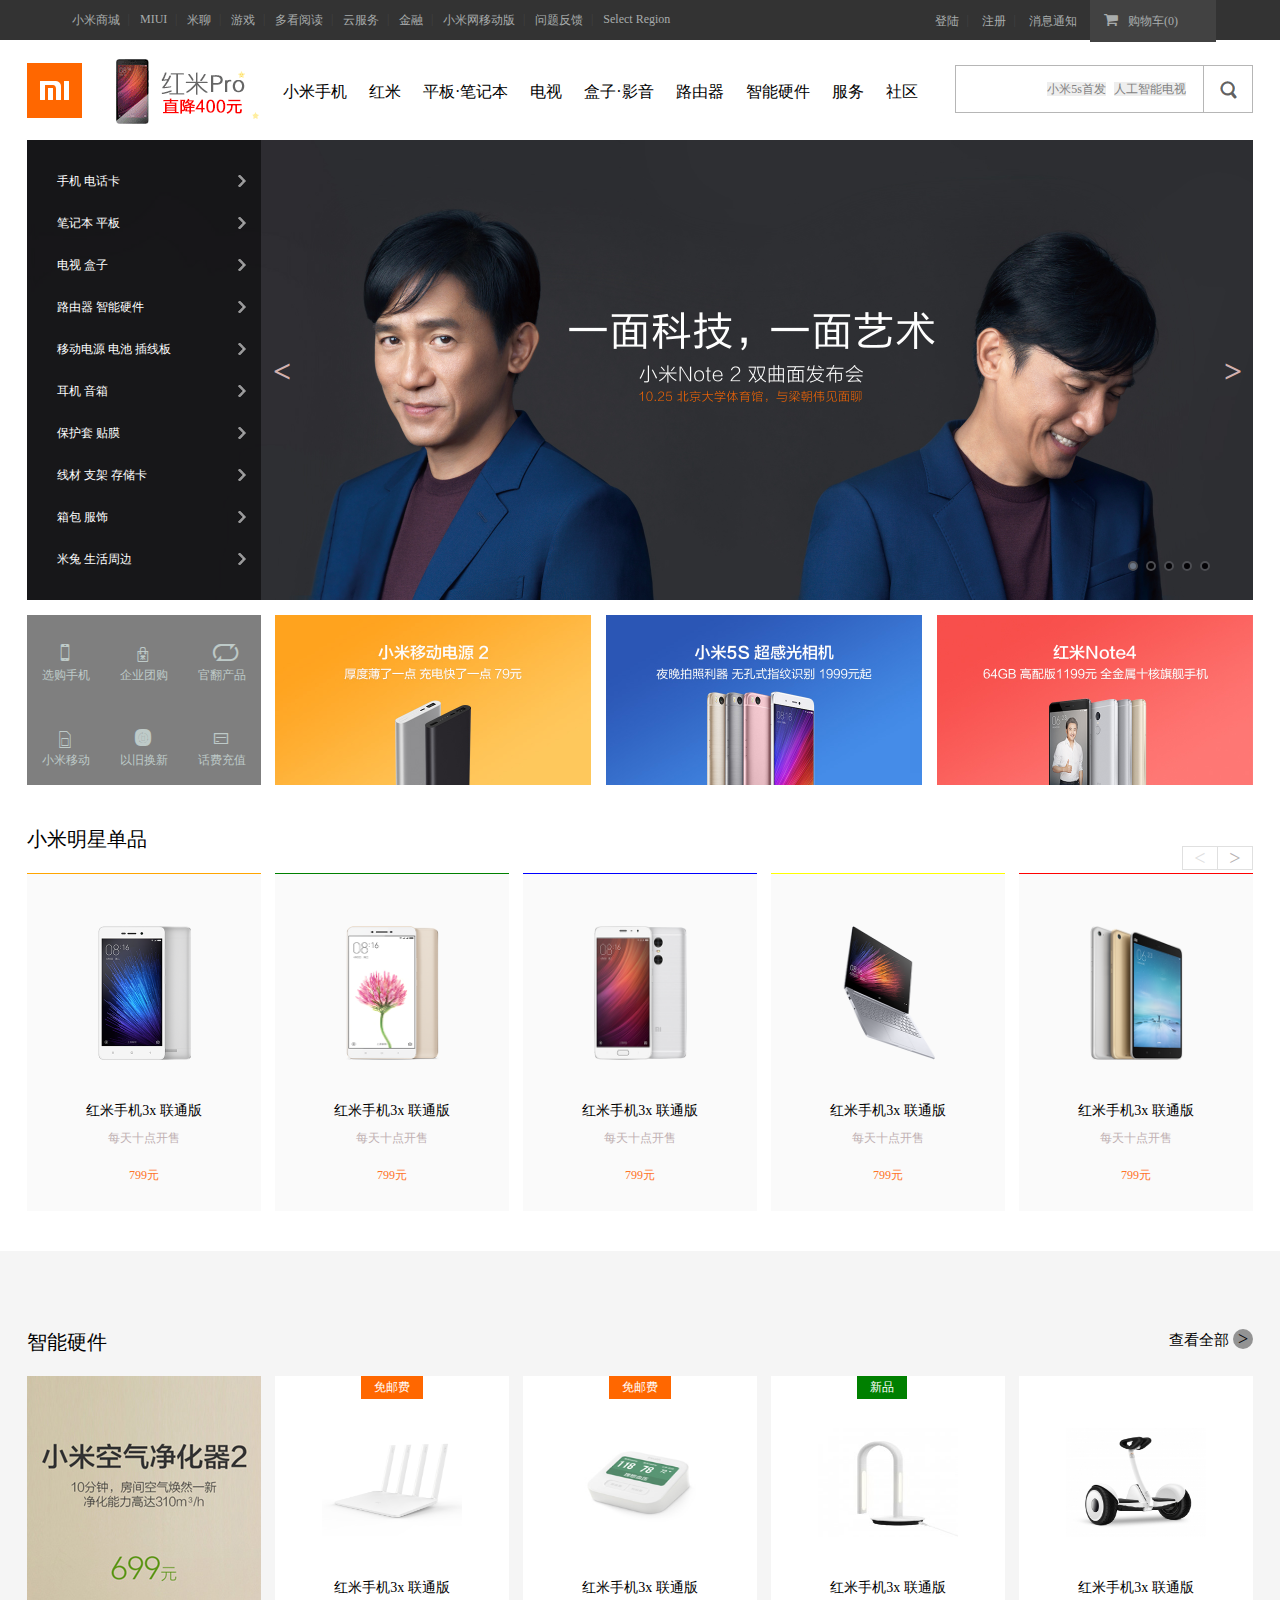
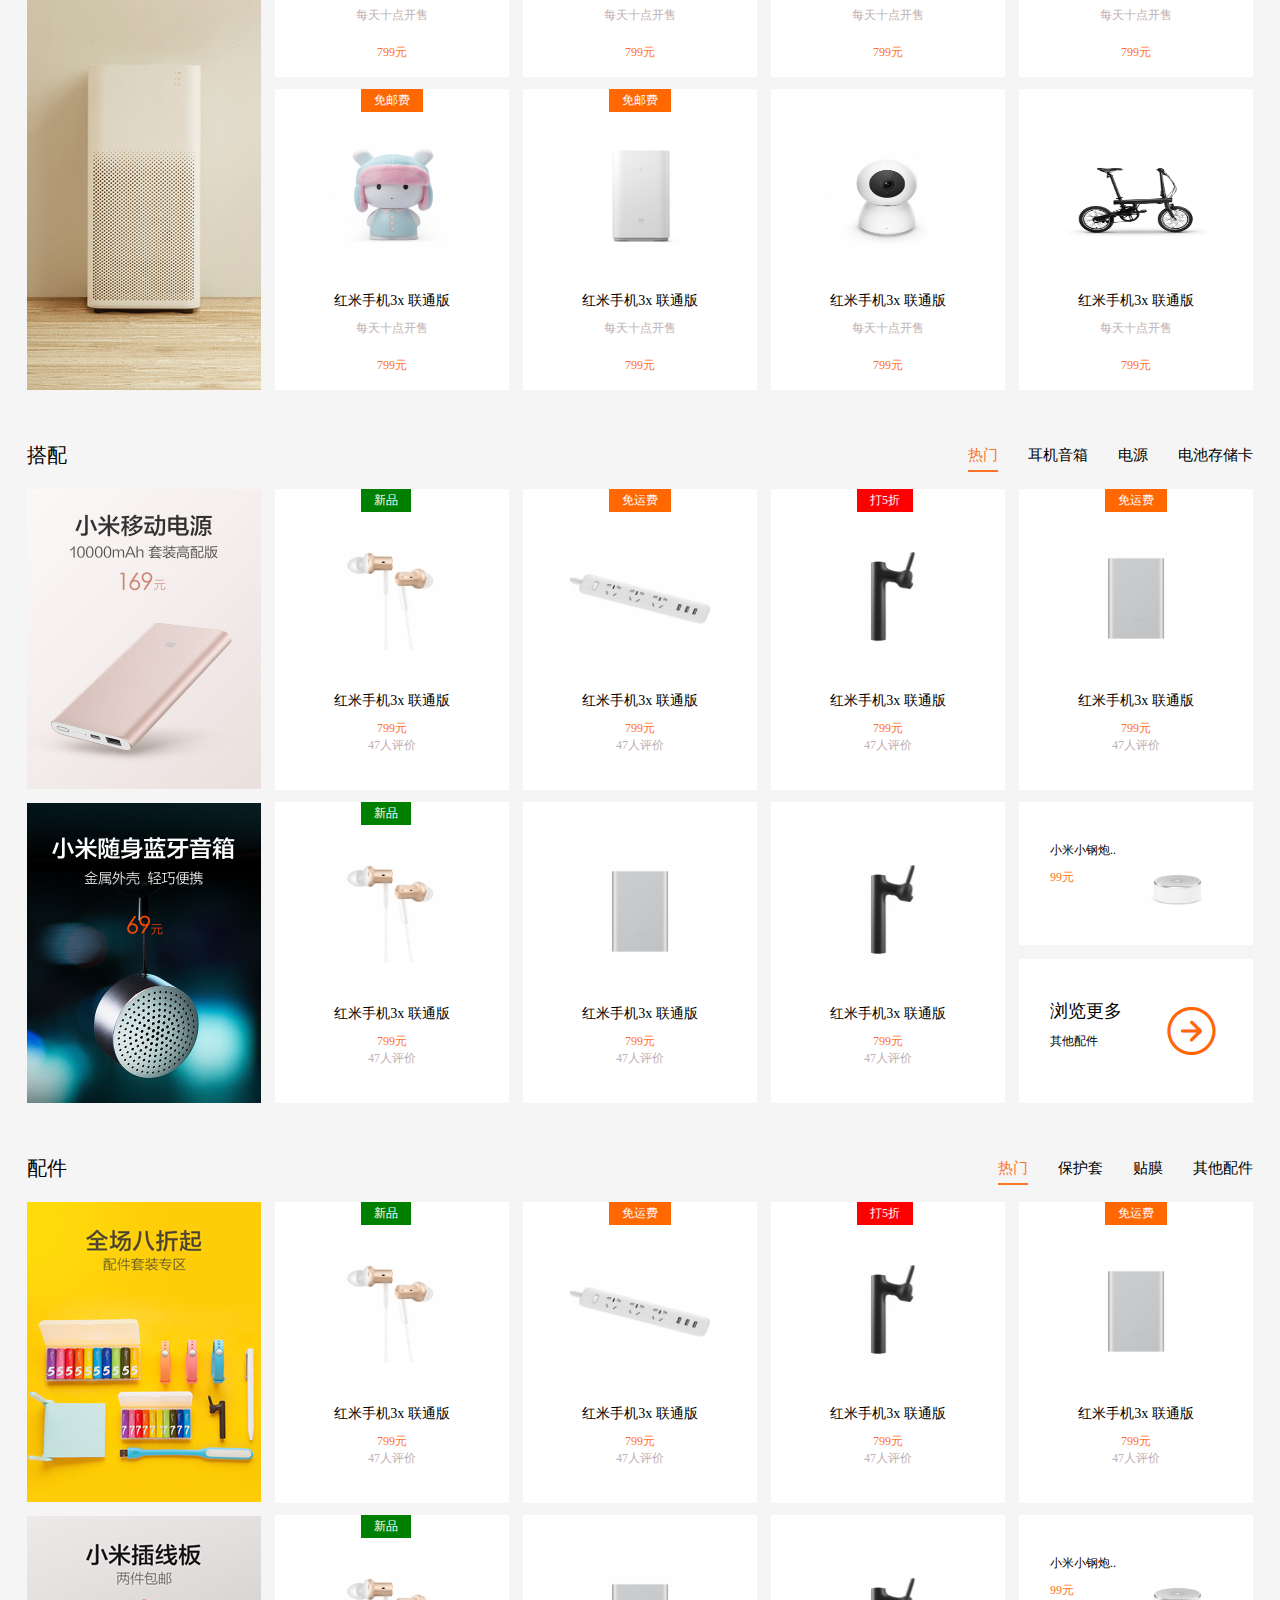
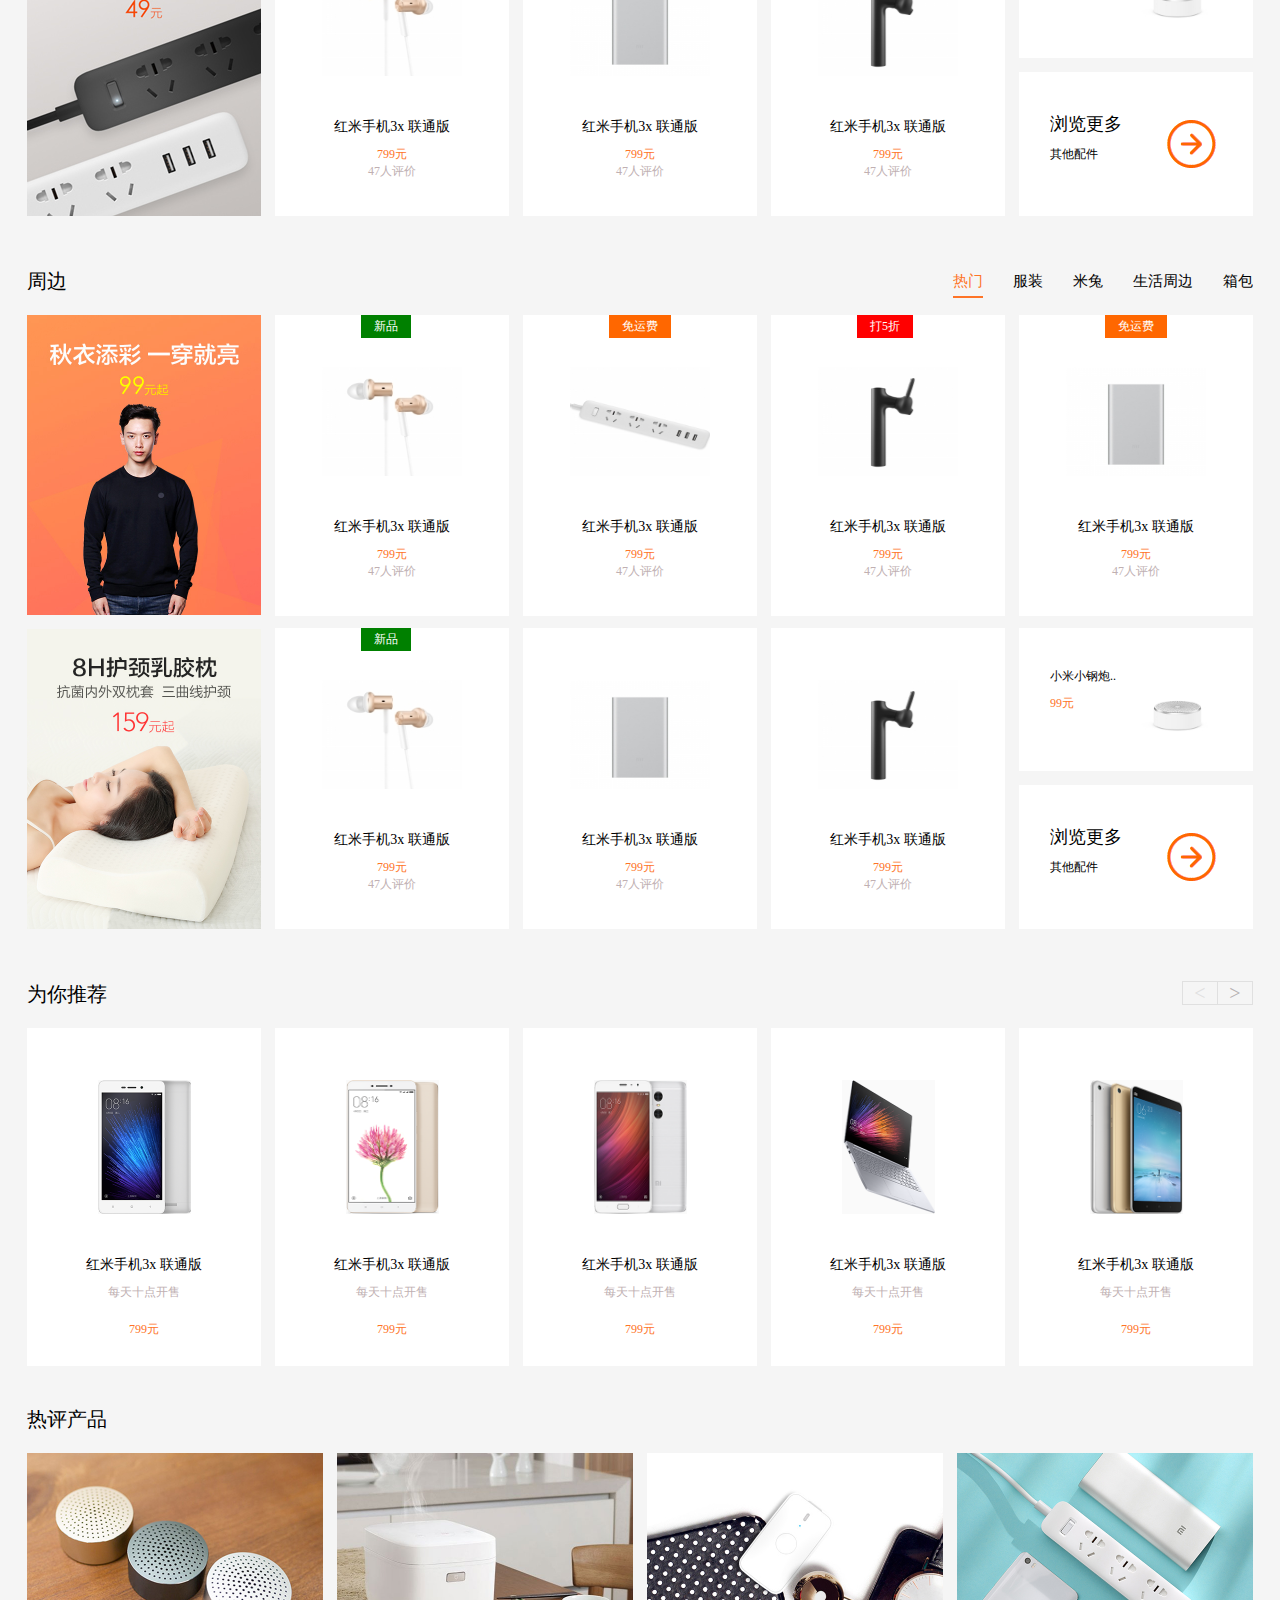
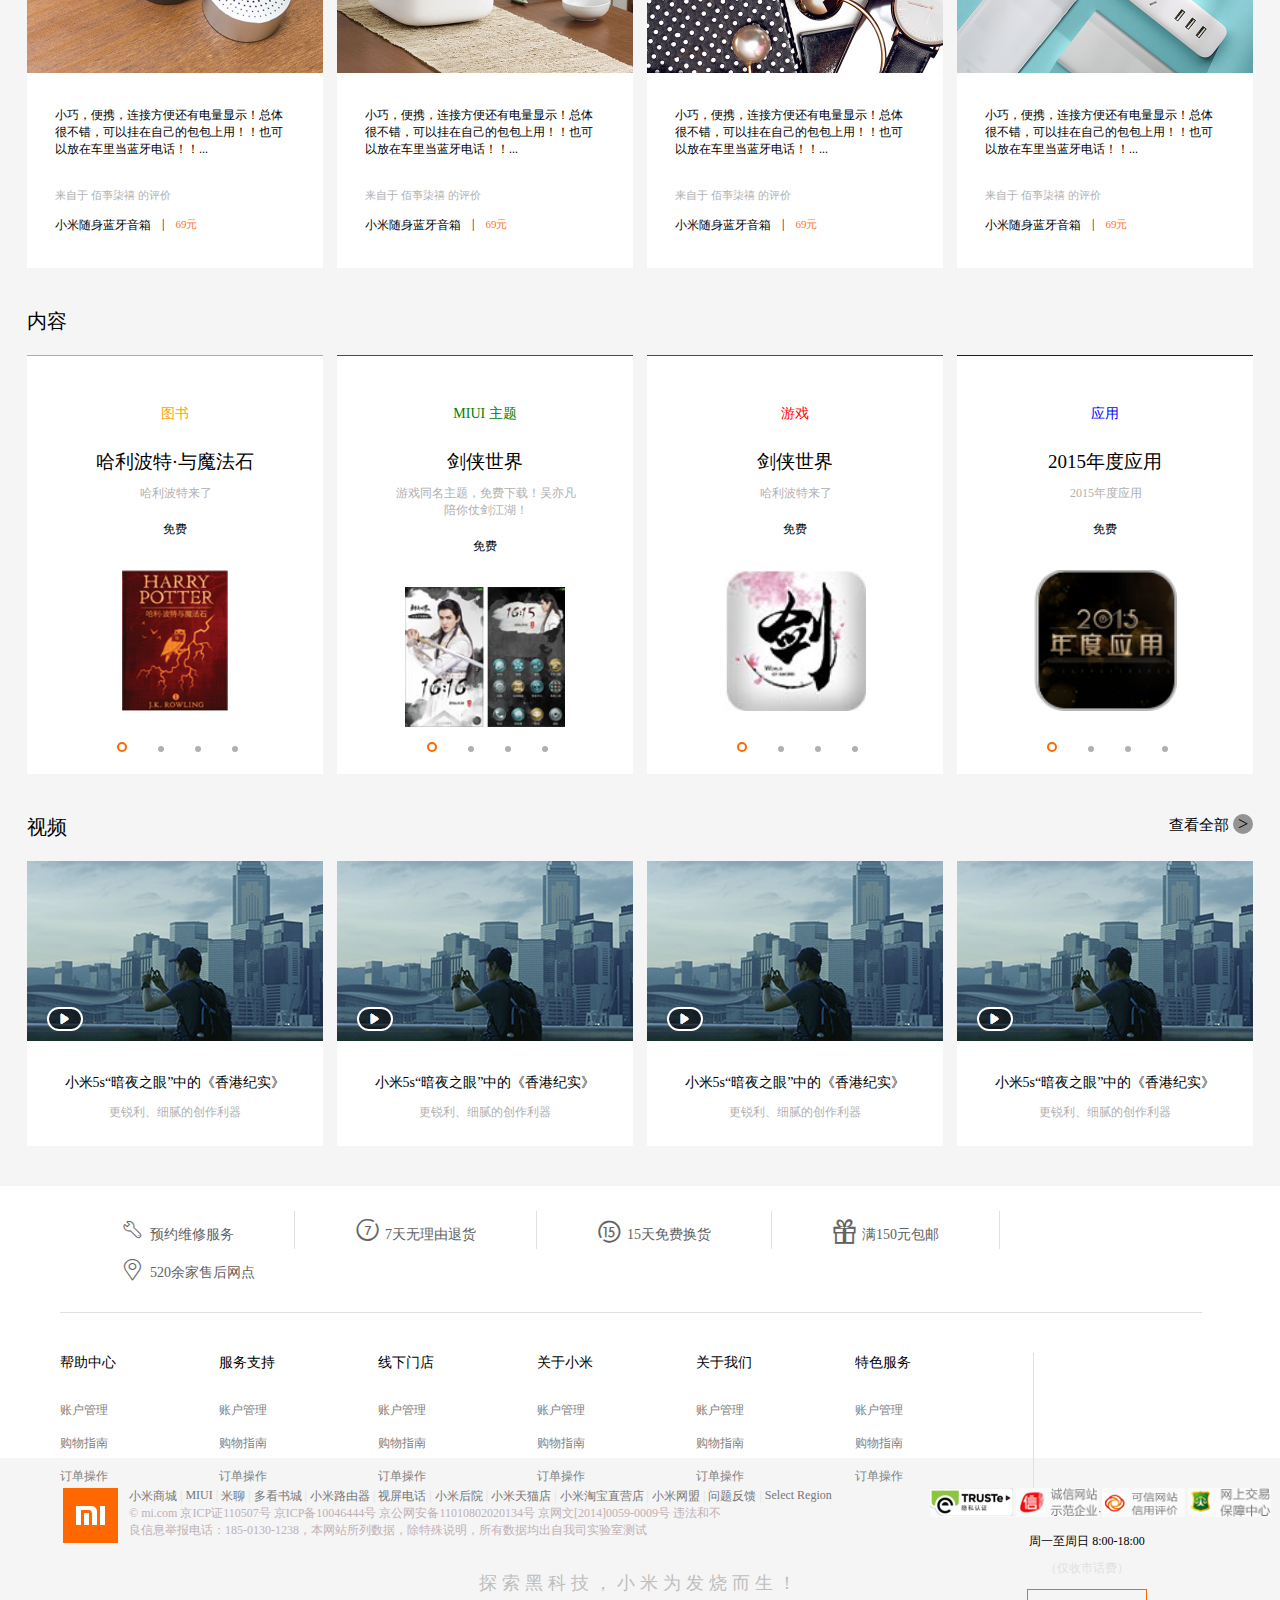
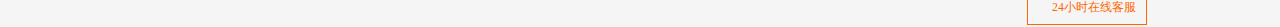
<file: index.html>
<!DOCTYPE html>
<html lang="en">
<head>
	<meta charset="UTF-8">
	<title>小米商城</title>
	<link rel="shortcut icon" href="./images/mlogo.ico">
	<link rel="stylesheet" href="./css/style.css">
	<link rel="stylesheet" href="./font-awesome/css/font-awesome.min.css">
	<link rel="stylesheet" href="./font-awesome/css/font-awesome-ie7.min.css">
	<link rel="stylesheet" href="fonts/iconfont.css">
</head>
<body>
	<div id = 'header'>
		<ul>
			<li><a href="#">小米商城</a><em>|</em></li>
			<li><a href="#">MIUI</a><em>|</em></li>
			<li><a href="#">米聊</a><em>|</em></li>
			<li><a href="#">游戏</a><em>|</em></li>
			<li><a href="#">多看阅读</a><em>|</em></li>
			<li><a href="#">云服务</a><em>|</em></li>
			<li><a href="#">金融</a><em>|</em></li>
			<li><a href="#">小米网移动版</a><em>|</em></li>
			<li><a href="#">问题反馈</a><em>|</em></li>
			<li><a href="#">Select Region</a></li>
		</ul>
		<p class = 'clear'>
			<span><a href="#">登陆</a><em>|</em></span>
			<span><a href="#">注册</a><em>|</em></span>
			<span><a href="#">消息通知</a></span>
			<span>
				<a href="#"><i class = 'fa fa-shopping-cart'></i>购物车(0)</a>
				<em></em>
			</span>
		</p>
	</div>

	<div id = 'seacher' class = 'wrap'>
		<img src="./images/pro.gif" alt="">
		<div class = 'cp_list'>
			<ul>
				<li><a href="javascript:;">小米手机</a></li>
				<li><a href="javascript:;">红米</a></li>
				<li><a href="javascript:;">平板·笔记本</a></li>
				<li><a href="javascript:;">电视</a></li>
				<li><a href="javascript:;">盒子·影音</a></li>
				<li><a href="javascript:;">路由器</a></li>
				<li><a href="javascript:;">智能硬件</a></li>
				<li><a href="javascript:;">服务</a></li>
				<li><a href="javascript:;">社区</a></li>
			</ul>
		</div>
		<div class = 'cp_tabs'>
		</div>
		<div class = 'seacher_inner'><span>小米5s首发</span>
		<span>人工智能电视</span></div>
		<p><input type="text"><input type="submit" value='&nbsp;'></p>
		<div class = 's_list'>
			<ul>
				<li><a href="#">小米手机5 <span>约有11件</span></a></li>
				<li><a href="#">空气净化器2<span>约有11件</span></a></li>
				<li><a href="#">活塞耳机<span>约有11件</span></a></li>
				<li><a href="#">小米路由器<span>约有11件</span></a></li>
				<li><a href="#">移动电源<span>约有11件</span></a></li>
				<li><a href="#">运动相机<span>约有11件</span></a></li>
			</ul>
		</div>
	</div>

	<div id = 'cursol' class = 'wrap'>
		<div class = 'options'>
			<ul>
				<li><a href="javascript:;">手机 电话卡</a></li>
				<li><a href="javascript:;">笔记本 平板</a></li>
				<li><a href="javascript:;">电视 盒子</a></li>
				<li><a href="javascript:;">路由器 智能硬件</a></li>
				<li><a href="javascript:;">移动电源 电池 插线板</a></li>
				<li><a href="javascript:;">耳机 音箱</a></li>
				<li><a href="javascript:;">保护套 贴膜</a></li>
				<li><a href="javascript:;">线材 支架 存储卡</a></li>
				<li><a href="javascript:;">箱包 服饰</a></li>
				<li><a href="javascript:;">米兔 生活周边</a></li>
			</ul>
		</div>
		<div class = 'imgbox'>
		<!-- 	<ul>
				<li class='current'><a href="javascript:;"><img src="./images/imgbox1.jpg" alt=""></a></li>
				<li><a href="javascript:;"><img src="./images/imgbox2.jpg" alt=""></a></li>
				<li><a href="javascript:;"><img src="./images/imgbox3.jpg" alt=""></a></li>
				<li><a href="javascript:;"><img src="./images/imgbox4.jpg" alt=""></a></li>
				<li><a href="javascript:;"><img src="./images/imgbox5.jpg" alt=""></a></li>
			</ul> -->
			<div class = 'btn'>
				<a href="javascript:;">&lt;</a>
				<a href="javascript:;">&gt;</a>
			</div>
			<div class = 'circle'>
				<!-- <a href="javascript:;" class = 'active'></a>
				<a href="javascript:;"></a>
				<a href="javascript:;"></a>
				<a href="javascript:;"></a>
				<a href="javascript:;"></a> -->
			</div>
		</div>
	</div>


	<div id = 'nav' class='wrap'>
		<div class = 'nav_left fl'>
			<ul>
				<li><i class='iconfont'>&#xe647;</i> 选购手机</li>
				<li><i class='iconfont'>&#xe623;</i> 企业团购</li>
				<li><i class='iconfont'>&#xe60b;</i> 官翻产品</li>
				<li><i class='iconfont'>&#xe613;</i> 小米移动</li>
				<li><i class='iconfont'>&#xe603;</i> 以旧换新</li>
				<li><i class='iconfont'>&#xe60e;</i> 话费充值</li>
			</ul>
		</div>



	<div class='nav_right fr'>
		<a href="#"><img src="./images/cdq.png" alt=""></a>
		<a href="#"><img src="./images/xj.png" alt=""></a>
		<a href="#"><img src="./images/hm.png" alt=""></a>
	</div>
	</div>

	<div id = 'mxdp' class = 'wrap clear'>
		<h2>小米明星单品</h2>
		<div class ='imgbox_m'>
			<ul>
				<li>
					<a href="javascript:;"><img src="./images/mx1.png" alt=""></a>
					<h3>红米手机3x 联通版</h3>
					<p>每天十点开售</p>
					<span>799元</span>
				</li>
				<li>
					<a href="javascript:;"><img src="./images/mx2.png" alt=""></a>
					<h3>红米手机3x 联通版</h3>
					<p>每天十点开售</p>
					<span>799元</span>
				</li>
				<li>
					<a href="javascript:;"><img src="./images/mx3.png" alt=""></a>
					<h3>红米手机3x 联通版</h3>
					<p>每天十点开售</p>
					<span>799元</span>
				</li>
				<li>
					<a href="javascript:;"><img src="./images/mx4.png" alt=""></a>
					<h3>红米手机3x 联通版</h3>
					<p>每天十点开售</p>
					<span>799元</span>
				</li>
				<li>
					<a href="javascript:;"><img src="./images/mx5.png" alt=""></a>
					<h3>红米手机3x 联通版</h3>
					<p>每天十点开售</p>
					<span>799元</span>
				</li>
				<li>
					<a href="javascript:;"><img src="./images/mx6.png" alt=""></a>
					<h3>红米手机3x 联通版</h3>
					<p>每天十点开售</p>
					<span>799元</span>
				</li>
				<li>
					<a href="javascript:;"><img src="./images/mx7.png" alt=""></a>
					<h3>红米手机3x 联通版</h3>
					<p>每天十点开售</p>
					<span>799元</span>
				</li>
				<li>
					<a href="javascript:;"><img src="./images/mx8.png" alt=""></a>
					<h3>红米手机3x 联通版</h3>
					<p>每天十点开售</p>
					<span>799元</span>
				</li>
				<li>
					<a href="javascript:;"><img src="./images/mx9.png" alt=""></a>
					<h3>红米手机3x 联通版</h3>
					<p>每天十点开售</p>
					<span>799元</span>
				</li>
				<li>
					<a href="javascript:;"><img src="./images/mx10.png" alt=""></a>
					<h3>红米手机3x 联通版</h3>
					<p>每天十点开售</p>
					<span>799元</span>
				</li>
			</ul>
		</div>
		<div class = 'btn'>
				<a href="javascript:;" class = 'active'>&lt;</a><a href="javascript:;">&gt;</a>
				<i></i>
		</div>
	</div>
	<div class = 'wrap_b clear'>
		<div id = 'znyj' class = 'wrap'>
			<h2>
				智能硬件
				<a href="#">
					查看全部
					<span>&gt;</span>
				</a>
			</h2>
			<div class = 'imgbox_zn'>
				<div class = 'znl fl'>
					<a href="#"><img src="./images/zn/znyjk.png" alt=""></a>
				</div>
				<div class = 'znr fr'>
					<ul>
						<li>
							<a href="javascript:;"><img src="./images/zn/zn1.jpg" alt=""></a>
							<h3>红米手机3x 联通版</h3>
							<p>每天十点开售</p>
							<span>799元</span>
							<em>免邮费</em>
						</li>
						<li>
							<a href="javascript:;"><img src="./images/zn/zn2.jpg" alt=""></a>
							<h3>红米手机3x 联通版</h3>
							<p>每天十点开售</p>
							<span>799元</span>
							<em>免邮费</em>
						</li>
						<li>
							<a href="javascript:;"><img src="./images/zn/zn3.jpg" alt=""></a>
							<h3>红米手机3x 联通版</h3>
							<p>每天十点开售</p>
							<span>799元</span>
							<em>新品</em>
						</li>
						<li>
							<a href="javascript:;"><img src="./images/zn/zn4.jpg" alt=""></a>
							<h3>红米手机3x 联通版</h3>
							<p>每天十点开售</p>
							<span>799元</span>
						</li>
						<li>
							<a href="javascript:;"><img src="./images/zn/zn5.jpg" alt=""></a>
							<h3>红米手机3x 联通版</h3>
							<p>每天十点开售</p>
							<span>799元</span>
							<em>免邮费</em>
						</li>
						<li>
							<a href="javascript:;"><img src="./images/zn/zn6.jpg" alt=""></a>
							<h3>红米手机3x 联通版</h3>
							<p>每天十点开售</p>
							<span>799元</span>
							<em>免邮费</em>
						</li>
						<li>
							<a href="javascript:;"><img src="./images/zn/zn7.jpg" alt=""></a>
							<h3>红米手机3x 联通版</h3>
							<p>每天十点开售</p>
							<span>799元</span>
						</li>
						<li>
							<a href="javascript:;"><img src="./images/zn/zn8.jpg" alt=""></a>
							<h3>红米手机3x 联通版</h3>
							<p>每天十点开售</p>
							<span>799元</span>
						</li>
					</ul>
				</div>
			</div>
		</div>


		<div id = 'dp' class = 'wrap'>
			<h2>
				搭配
				<ul>
					<li><a href="javascript:;" class = 'active'>热门</a></li>
					<li><a href="javascript:;">耳机音箱</a></li>
					<li><a href="javascript:;">电源</a></li>
					<li><a href="javascript:;">电池存储卡</a></li>
				</ul>
			</h2>
			<div class = 'imgbox_dp clear'>
				<div class = 'dpl fl'>
					<a href="#"><img src="./images/dp/rm.jpg" alt=""></a>
					<a href="#"><img src="./images/dp/rmer.jpg" alt=""></a>
				</div>
				<div class = 'dpr fr'>
				</div>
			</div>
		</div>


		<div id = 'dp' class = 'wrap'>
			<h2>
				配件
				<ul>
					<li><a href="javascript:;" class = 'active'>热门</a></li>
					<li><a href="javascript:;">保护套</a></li>
					<li><a href="javascript:;">贴膜</a></li>
					<li><a href="javascript:;">其他配件</a></li>
				</ul>
			</h2>
			<div class = 'imgbox_dp clear'>
				<div class = 'dpl fl'>
					<a href="#"><img src="./images/pj/pjt.jpg" alt=""></a>
					<a href="#"><img src="./images/pj/pjb.jpg" alt=""></a>
				</div>
				<div class = 'dpr fr'>
				</div>
			</div>
		</div>


		<div id = 'dp' class = 'wrap'>
			<h2>
				周边
				<ul>
					<li><a href="javascript:;" class = 'active'>热门</a></li>
					<li><a href="javascript:;">服装</a></li>
					<li><a href="javascript:;">米兔</a></li>
					<li><a href="javascript:;">生活周边</a></li>
					<li><a href="javascript:;">箱包</a></li>
				</ul>
			</h2>
			<div class = 'imgbox_dp clear'>
				<div class = 'dpl fl'>
					<a href="#"><img src="./images/zb/zbt.jpg" alt=""></a>
					<a href="#"><img src="./images/zb/zbb.jpg" alt=""></a>
				</div>
				<div class = 'dpr fr'>
				
				</div>
			</div>
		</div>



		<div id = 'wntj' class = 'wrap'>
			<h2>为你推荐</h2>
			<div class ='imgbox_w'>
				<ul>
					<li>
						<a href="javascript:;"><img src="./images/mx1.png" alt=""></a>
						<h3>红米手机3x 联通版</h3>
						<p>每天十点开售</p>
						<span>799元</span>
					</li>
					<li>
						<a href="javascript:;"><img src="./images/mx2.png" alt=""></a>
						<h3>红米手机3x 联通版</h3>
						<p>每天十点开售</p>
						<span>799元</span>
					</li>
					<li>
						<a href="javascript:;"><img src="./images/mx3.png" alt=""></a>
						<h3>红米手机3x 联通版</h3>
						<p>每天十点开售</p>
						<span>799元</span>
					</li>
					<li>
						<a href="javascript:;"><img src="./images/mx4.png" alt=""></a>
						<h3>红米手机3x 联通版</h3>
						<p>每天十点开售</p>
						<span>799元</span>
					</li>
					<li>
						<a href="javascript:;"><img src="./images/mx5.png" alt=""></a>
						<h3>红米手机3x 联通版</h3>
						<p>每天十点开售</p>
						<span>799元</span>
					</li>
					<li>
						<a href="javascript:;"><img src="./images/mx6.png" alt=""></a>
						<h3>红米手机3x 联通版</h3>
						<p>每天十点开售</p>
						<span>799元</span>
					</li>
					<li>
						<a href="javascript:;"><img src="./images/mx7.png" alt=""></a>
						<h3>红米手机3x 联通版</h3>
						<p>每天十点开售</p>
						<span>799元</span>
					</li>
					<li>
						<a href="javascript:;"><img src="./images/mx8.png" alt=""></a>
						<h3>红米手机3x 联通版</h3>
						<p>每天十点开售</p>
						<span>799元</span>
					</li>
					<li>
						<a href="javascript:;"><img src="./images/mx9.png" alt=""></a>
						<h3>红米手机3x 联通版</h3>
						<p>每天十点开售</p>
						<span>799元</span>
					</li>
					<li>
						<a href="javascript:;"><img src="./images/mx10.png" alt=""></a>
						<h3>红米手机3x 联通版</h3>
						<p>每天十点开售</p>
						<span>799元</span>
					</li>
				</ul>
			</div>
			<div class = 'btn'>
					<a href="javascript:;" class = 'active'>&lt;</a><a href="javascript:;">&gt;</a>
					<i></i>
			</div>
		</div>

		<div id = 'rpcp' class = 'wrap'>
			<h2>热评产品</h2>
			<div class = 'imgbox_r'>
				<ul>
					<li>
						<a href="#"><img src="./images/rp/rp1.jpg" alt=""></a>
						<p>小巧，便携，连接方便还有电量显示！总体很不错，可以挂在自己的包包上用！！也可以放在车里当蓝牙电话！！...</p>
						<p> 来自于 佰亊柒禧 的评价 </p>
						<div>
							<h3>小米随身蓝牙音箱</h3>
							<span>|</span>
							<p>69元</p>
						</div>
					</li>
					<li>
						<a href="#"><img src="./images/rp/rp2.jpg" alt=""></a>
						<p>小巧，便携，连接方便还有电量显示！总体很不错，可以挂在自己的包包上用！！也可以放在车里当蓝牙电话！！...</p>
						<p> 来自于 佰亊柒禧 的评价 </p>
						<div>
							<h3>小米随身蓝牙音箱</h3>
							<span>|</span>
							<p>69元</p>
						</div>
					</li>
					<li>
						<a href="#"><img src="./images/rp/rp3.jpg" alt=""></a>
						<p>小巧，便携，连接方便还有电量显示！总体很不错，可以挂在自己的包包上用！！也可以放在车里当蓝牙电话！！...</p>
						<p> 来自于 佰亊柒禧 的评价 </p>
						<div>
							<h3>小米随身蓝牙音箱</h3>
							<span>|</span>
							<p>69元</p>
						</div>
					</li>
					<li>
						<a href="#"><img src="./images/rp/rp4.jpg" alt=""></a>
						<p>小巧，便携，连接方便还有电量显示！总体很不错，可以挂在自己的包包上用！！也可以放在车里当蓝牙电话！！...</p>
						<p> 来自于 佰亊柒禧 的评价 </p>
						<div>
							<h3>小米随身蓝牙音箱</h3>
							<span>|</span>
							<p>69元</p>
						</div>
					</li>
				</ul>
			</div>
		</div>





		<div id = 'nr' class = 'wrap'>
			<h2>内容</h2>
			<div class = 'imgbox_n'>
				<ul>
					<li>
						<h3>图书</h3>
						<ul class = 'm_unit'>
							<li>
								<h4><a href="#">哈利波特·与魔法石</a></h4>
								<p><a href="#">哈利波特来了</a></p>
								<p><a href="#">免费</a></p>
								<a href="#"><img src="./images/nr/nr1.png" alt=""></a>
							</li>
							<li>
								<h4><a href="#">哈利波特·与魔法石</a></h4>
								<p><a href="#">哈利波特来了</a></p>
								<p><a href="#">免费</a></p>
								<a href="#"><img src="./images/nr/nr1_1.png" alt=""></a>
							</li>
							<li>
								<h4><a href="#">游戏同名主题，免费下载！吴亦凡陪你仗剑江湖！</a></h4>
								<p><a href="#">哈利波特来了</a></p>
								<p><a href="#">免费</a></p>
								<a href="#"><img src="./images/nr/nr1_1.png" alt=""></a>
							</li>
							<li>
								<h4><a href="#">哈利波特·与魔法石</a></h4>
								<p><a href="#">哈利波特来了</a></p>
								<p><a href="#">免费</a></p>
								<a href="#"><img src="./images/nr/nr1.png" alt=""></a>
							</li>
						</ul>
						<div class = 'btn'>
							<a href="javascript:;">&lt;</a><a href="javascript:;">&gt;</a>
						</div>
						<div class = 'circle'>
							<a href="javascript:;" class = 'active'></a>
							<a href="javascript:;"></a>
							<a href="javascript:;"></a>
							<a href="javascript:;"></a>
						</div>
					</li>
					<li>
						<h3>MIUI 主题</h3>
						<ul class ='m_unit'>
							<li>
								<h4><a href="#">剑侠世界</a></h4>
								<p><a href="#">游戏同名主题，免费下载！吴亦凡陪你仗剑江湖！</a></p>
								<p><a href="#">免费</a></p>
								<a href="#"><img src="./images/nr/nr2.png" alt=""></a>
							</li>
							<li>
								<h4><a href="#">剑侠世界</a></h4>
								<p><a href="#">游戏同名主题，免费下载！吴亦凡陪你仗剑江湖！</a></p>
								<p><a href="#">免费</a></p>
								<a href="#"><img src="./images/nr/nr2.png" alt=""></a>
							</li>
							<li>
								<h4><a href="#">剑侠世界</a></h4>
								<p><a href="#">游戏同名主题，免费下载！吴亦凡陪你仗剑江湖！</a></p>
								<p><a href="#">免费</a></p>
								<a href="#"><img src="./images/nr/nr2.png" alt=""></a>
							</li>
							<li>
								<h4><a href="#">剑侠世界</a></h4>
								<p><a href="#">游戏同名主题，免费下载！吴亦凡陪你仗剑江湖！</a></p>
								<p><a href="#">免费</a></p>
								<a href="#"><img src="./images/nr/nr2.png" alt=""></a>
							</li>
						</ul>
						<div class = 'btn'>
							<a href="javascript:;">&lt;</a><a href="javascript:;">&gt;</a>
						</div>
						<div class = 'circle'>
							<a href="javascript:;" class = 'active'></a>
							<a href="javascript:;"></a>
							<a href="javascript:;"></a>
							<a href="javascript:;"></a>
						</div>
					</li>
					<li>
						<h3>游戏</h3>
						<ul>
							<li>
								<h4><a href="#">剑侠世界</a></h4>
								<p><a href="#">哈利波特来了</a></p>
								<p><a href="#">免费</a></p>
								<a href="#"><img src="./images/nr/nr3.png" alt=""></a>
							</li>
						</ul>
						<div class = 'btn'>
							<a href="javascript:;">&lt;</a><a href="javascript:;">&gt;</a>
						</div>
						<div class = 'circle'>
							<a href="javascript:;" class = 'active'></a>
							<a href="javascript:;"></a>
							<a href="javascript:;"></a>
							<a href="javascript:;"></a>
						</div>
					</li>
					<li>
						<h3>应用</h3>
						<ul>
							<li>
								<h4><a href="#">2015年度应用</a></h4>
								<p><a href="#">2015年度应用</a></p>
								<p><a href="#">免费</a></p>
								<a href="#"><img src="./images/nr/nr4.png" alt=""></a>
							</li>
						</ul>
						<div class = 'btn'>
							<a href="javascript:;">&lt;</a><a href="javascript:;">&gt;</a>
						</div>
						<div class = 'circle'>
							<a href="javascript:;" class = 'active'></a>
							<a href="javascript:;"></a>
							<a href="javascript:;"></a>
							<a href="javascript:;"></a>
						</div>
					</li>
				</ul>
			</div>
		</div>
		
		<div id = 'video' class = 'wrap'>
			<h2>
				视频
				<a href="#">
					查看全部
					<span>&gt;</span>
				</a>
			</h2>
			<div class = 'videobox'>
				<ul>
					<li>
						<img src="./images/video/v1.png" alt="">
						<h3><a href="#">小米5s“暗夜之眼”中的《香港纪实》</a></h3>
						<p>更锐利、细腻的创作利器</p>
					</li>
					<li>
						<img src="./images/video/v1.png" alt="">
						<h3><a href="#">小米5s“暗夜之眼”中的《香港纪实》</a></h3>
						<p>更锐利、细腻的创作利器</p>
					</li>
					<li>
						<img src="./images/video/v1.png" alt="">
						<h3><a href="#">小米5s“暗夜之眼”中的《香港纪实》</a></h3>
						<p>更锐利、细腻的创作利器</p>
					</li>
					<li>
						<img src="./images/video/v1.png" alt="">
						<h3><a href="#">小米5s“暗夜之眼”中的《香港纪实》</a></h3>
						<p>更锐利、细腻的创作利器</p>
					</li>
				</ul>
			</div>
		</div>

		<div id = 'footer'>
			<div class = 'footer_t'>
				<div class = 'top'>
					<ul>
						<li><a href="#"><i class='iconfont'>&#xe62f;</i>预约维修服务</a></li>
						<li><a href="#"><i class='iconfont'>&#xe776;</i>7天无理由退货</a></li>
						<li><a href="#"><i class='iconfont'>&#xe606;</i>15天免费换货</a></li>
						<li><a href="#"><i class='iconfont'>&#xe64d;</i>满150元包邮</a></li>
						<li><a href="#"><i class='iconfont'>&#xe884;</i>520余家售后网点</a></li>
					</ul>
				</div>	
				<div class = 'bottom'>
					<div class = 'left fl'>
						<ul>
							<li>
								<h3>帮助中心</h3>
								<ul>
									<li><a href="#">账户管理</a></li>
									<li><a href="#">购物指南</a></li>
									<li><a href="#">订单操作</a></li>
								</ul>
							</li>
							<li>
								<h3>服务支持</h3>
								<ul>
									<li><a href="#">账户管理</a></li>
									<li><a href="#">购物指南</a></li>
									<li><a href="#">订单操作</a></li>
								</ul>
							</li>
							<li>
								<h3>线下门店</h3>
								<ul>
									<li><a href="#">账户管理</a></li>
									<li><a href="#">购物指南</a></li>
									<li><a href="#">订单操作</a></li>
								</ul>
							</li>
							<li>
								<h3>关于小米</h3>
								<ul>
									<li><a href="#">账户管理</a></li>
									<li><a href="#">购物指南</a></li>
									<li><a href="#">订单操作</a></li>
								</ul>
							</li>
							<li>
								<h3>关于我们</h3>
								<ul>
									<li><a href="#">账户管理</a></li>
									<li><a href="#">购物指南</a></li>
									<li><a href="#">订单操作</a></li>
								</ul>
							</li>
							<li>
								<h3>特色服务</h3>
								<ul>
									<li><a href="#">账户管理</a></li>
									<li><a href="#">购物指南</a></li>
									<li><a href="#">订单操作</a></li>
								</ul>
							</li>
							<!-- <li>
								<h3>
									服务支持
								</h3>
							</li>
							<li>线下门店</li>
							<li>关于小米</li>
							<li>关于我们</li>
							<li>特色服务</li> -->
						</ul>
					</div>
					<div class = 'right fr'>
						<p>400-100-5678</p>
						<p>
							<span>周一至周日 8:00-18:00</span><br><span>（仅收市话费）</span>
						</p>
						<a href="#"> 24小时在线客服</a>
					</div>
				</div>
			</div>
			<div class = 'footer_b wrap clear'>
				<div class = 'left fl'>
					<ul>
						<li><a href="#">小米商城</a><em>|</em></li>
						<li><a href="#">MIUI</a><em>|</em></li>
						<li><a href="#">米聊</a><em>|</em></li>
						<li><a href="#">多看书城</a><em>|</em></li>
						<li><a href="#">小米路由器</a><em>|</em></li>
						<li><a href="#">视屏电话</a><em>|</em></li>
						<li><a href="#">小米后院</a><em>|</em></li>
						<li><a href="#">小米天猫店</a><em>|</em></li>
						<li><a href="#">小米淘宝直营店</a><em>|</em></li>
						<li><a href="#">小米网盟</a><em>|</em></li>
						<li><a href="#">问题反馈</a><em>|</em></li>
						<li><a href="#">Select Region</a></li>
					</ul>
					<p>&copy; <a href="#">mi.com</a> 京ICP证110507号 <a href="#">京ICP备10046444号</a>  <a href="#">京公网安备11010802020134号</a> <a href="#">京网文[2014]0059-0009号</a>  违法和不良信息举报电话：185-0130-1238，本网站所列数据，除特殊说明，所有数据均出自我司实验室测试</p>
				</div>
				<div class = 'right fr'>
					<p><img src="./images/foot/f1.png" alt="">
					<img src="./images/foot/f2.png" alt="">
					<img src="./images/foot/f3.png" alt="">
					<img src="./images/foot/f4.png" alt=""></p>
				</div>
			</div>
			<div class = 'last'>探索黑科技，小米为发烧而生！</div>
		</div>
	</div>
</body>
<script src = 'js/jquery-1.11.1.js'></script>
<script src = 'js/xm.js'></script>
</html>
</file>
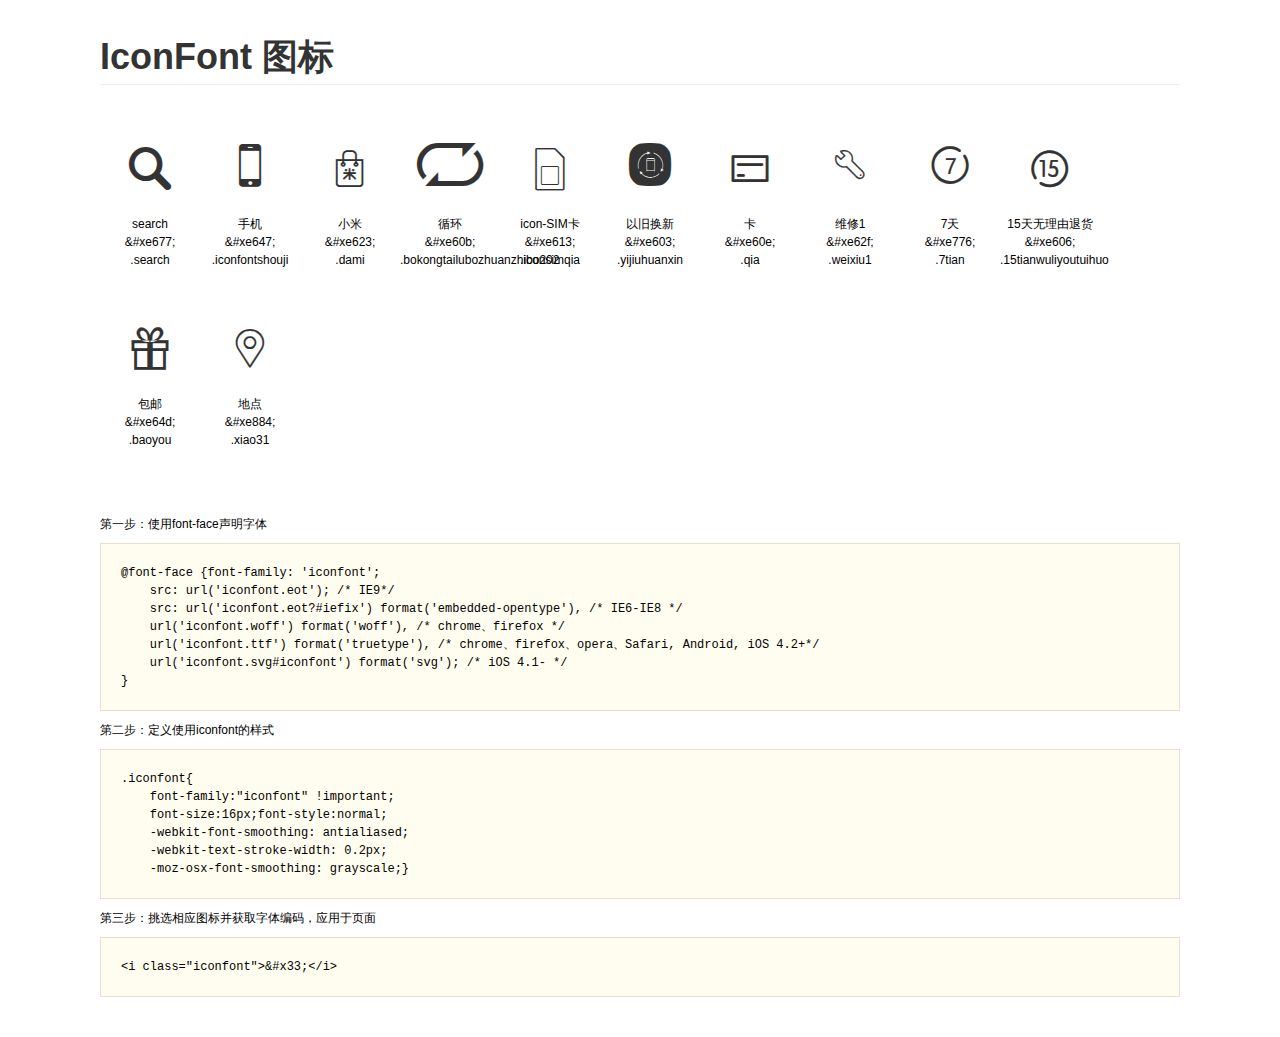
<file: fonts/demo.html>
<!DOCTYPE html>
<html>
<head>
    <meta charset="utf-8"/>
    <title>IconFont</title>
    <link rel="stylesheet" href="demo.css">
    <link rel="stylesheet" href="iconfont.css">
</head>
<body>
    <div class="main">
        <h1>IconFont 图标</h1>
        <ul class="icon_lists clear">
            
                <li>
                <i class="icon iconfont">&#xe677;</i>
                    <div class="name">search</div>
                    <div class="code">&amp;#xe677;</div>
                    <div class="fontclass">.search</div>
                </li>
            
                <li>
                <i class="icon iconfont">&#xe647;</i>
                    <div class="name">手机</div>
                    <div class="code">&amp;#xe647;</div>
                    <div class="fontclass">.iconfontshouji</div>
                </li>
            
                <li>
                <i class="icon iconfont">&#xe623;</i>
                    <div class="name">小米</div>
                    <div class="code">&amp;#xe623;</div>
                    <div class="fontclass">.dami</div>
                </li>
            
                <li>
                <i class="icon iconfont">&#xe60b;</i>
                    <div class="name">循环</div>
                    <div class="code">&amp;#xe60b;</div>
                    <div class="fontclass">.bokongtailubozhuanzhibo202</div>
                </li>
            
                <li>
                <i class="icon iconfont">&#xe613;</i>
                    <div class="name">icon-SIM卡</div>
                    <div class="code">&amp;#xe613;</div>
                    <div class="fontclass">.iconsimqia</div>
                </li>
            
                <li>
                <i class="icon iconfont">&#xe603;</i>
                    <div class="name">以旧换新</div>
                    <div class="code">&amp;#xe603;</div>
                    <div class="fontclass">.yijiuhuanxin</div>
                </li>
            
                <li>
                <i class="icon iconfont">&#xe60e;</i>
                    <div class="name">卡</div>
                    <div class="code">&amp;#xe60e;</div>
                    <div class="fontclass">.qia</div>
                </li>
            
                <li>
                <i class="icon iconfont">&#xe62f;</i>
                    <div class="name">维修1</div>
                    <div class="code">&amp;#xe62f;</div>
                    <div class="fontclass">.weixiu1</div>
                </li>
            
                <li>
                <i class="icon iconfont">&#xe776;</i>
                    <div class="name">7天</div>
                    <div class="code">&amp;#xe776;</div>
                    <div class="fontclass">.7tian</div>
                </li>
            
                <li>
                <i class="icon iconfont">&#xe606;</i>
                    <div class="name">15天无理由退货</div>
                    <div class="code">&amp;#xe606;</div>
                    <div class="fontclass">.15tianwuliyoutuihuo</div>
                </li>
            
                <li>
                <i class="icon iconfont">&#xe64d;</i>
                    <div class="name">包邮</div>
                    <div class="code">&amp;#xe64d;</div>
                    <div class="fontclass">.baoyou</div>
                </li>
            
                <li>
                <i class="icon iconfont">&#xe884;</i>
                    <div class="name">地点</div>
                    <div class="code">&amp;#xe884;</div>
                    <div class="fontclass">.xiao31</div>
                </li>
            
        </ul>


        <div class="helps">
            第一步：使用font-face声明字体
            <pre>
@font-face {font-family: 'iconfont';
    src: url('iconfont.eot'); /* IE9*/
    src: url('iconfont.eot?#iefix') format('embedded-opentype'), /* IE6-IE8 */
    url('iconfont.woff') format('woff'), /* chrome、firefox */
    url('iconfont.ttf') format('truetype'), /* chrome、firefox、opera、Safari, Android, iOS 4.2+*/
    url('iconfont.svg#iconfont') format('svg'); /* iOS 4.1- */
}
</pre>
第二步：定义使用iconfont的样式
            <pre>
.iconfont{
    font-family:"iconfont" !important;
    font-size:16px;font-style:normal;
    -webkit-font-smoothing: antialiased;
    -webkit-text-stroke-width: 0.2px;
    -moz-osx-font-smoothing: grayscale;}
</pre>
第三步：挑选相应图标并获取字体编码，应用于页面
<pre>
&lt;i class="iconfont"&gt;&amp;#x33;&lt;/i&gt;
</pre>
        </div>

    </div>
</body>
</html>
</file>
<file: css/style.css>
@charset"utf-8";


/*样式重置*/
*{margin: 0px;padding:0px;}
em{font-style: normal;}
li{list-style: none;}
a{text-decoration: none;}
img{border: none;vertical-align: top;}
input,textarea{outline: none;border: none;}
body{font: 12px '微软雅黑';}

/*public 公共样式*/
.fl{float: left;}
.fr{float:right;}
.clear:after{content: '';display: block;clear:both;}
.wrap{width: 1226px;margin: 0px auto;}
.wrap_b{background: #f5f5f5;width: 100%;}
/*header*/
#header{width: 100%;height: 40px;background:#333;}
#header ul{padding-left: 62px;}
#header ul li{float: left;padding:12px 10px;position: relative;}
#header ul li em{position: absolute;right:0px;color: #424242;}
#header ul li a{color: #A8ACAC;/*-webkit-transition: all 1000ms;*/}
#header ul li a:hover{color: #fff;}
#header p{float: right;padding-right: 90px;}
#header p span{display:inline-block;padding: 12px 10px;position: relative;}
#header p span em{position: absolute;right:0px;color: #424242;}
#header p span a{color:#A8ACAC;}
#header p span i{font-size:15px;padding-right: 10px;}
#header p span a:hover{color: #fff;}
#header p span:last-child{padding:0px; background: #424242;}
#header p span:last-child a{display: block;width:100%;height: 100%;background: #424242;padding: 12px 12px 12px 14px;}
#header p span:last-child em{width: 315px;height: 0px;background: #fff;z-index: 3;top:40px;right:-28px;text-align: center;line-height: 97px;box-shadow: 2px 2px 2px rgba(242,242,242,0.8),-2px 2px 2px rgba(242,242,242,0.8);}
#header p span:last-child .active{background: #fff;color: orange;}




/*seacher*/
#seacher{height: 100px;background: url(../images/logo.png) no-repeat 0px center;position: relative;}
#seacher>img{position: absolute;left: 70px;top: 18px;}
#seacher .cp_list ul{padding: 42px 0px 0px 245px;}
#seacher .cp_list ul li{float:left;font-size: 16px;}
#seacher .cp_list ul li a{color: black;padding:0px 11px;}
#seacher .cp_list ul li a:hover{color: orange;}
#seacher .seacher_inner{position: absolute;right: 62px;top: 41px;z-index: 2;}
#seacher .seacher_inner span:hover{background: orange;color: #fff;}
#seacher .seacher_inner span{background: #EEEEEE;color: #808080;margin-right: 5px;cursor:pointer;}
#seacher>p{position: absolute;right: 0px;top: 25px;z-index: 1;}
#seacher input[type=text]{width: 237px;height: 46px;padding-left: 10px;border: 1px solid #B6B6B6;margin-right: -1px;}
#seacher input[type=submit]{width: 50px;height: 48px;border: 1px solid #B6B6B6;background:url(../images/seacher.png) no-repeat;transition:all 500ms
;}
#seacher input[type=submit]:hover{background: url(../images/seacher2.png)}
#seacher .s_list{position: absolute;right:49px;top:72px;z-index: 3;border: 1px solid #ff6700;background: #fff;display: none;}
#seacher .s_list ul li a{display: inline-block;width: 214px;padding: 11px 17px 11px 16px;color:#5e5e5e;}
#seacher .s_list ul li a:hover{background:#fafafa;}
#seacher .s_list ul li a span{float: right;font-size: 11px;color: #b0b0b0;}


#seacher .cp_tabs{position: absolute;top:100px;left:-62px;z-index: 3;width: 100%;background:#fff;text-align: center;border-top: 1px solid #e0e0e0;height: 0px;box-shadow:-6px 6px 6px rgba(0,0,0,0.1);z-index: 4;display: none;}
#seacher .cp_tabs ul{padding: 33px 0px 33px 80px; overflow: hidden;display: none;}
#seacher .cp_tabs ul li{width: 91px;height: 161px;padding: 0px 56px; float: left;position: relative;}
#seacher .cp_tabs ul li img{padding-bottom: 20px;width: 84px;height: 107px;}
#seacher .cp_tabs ul li p{padding-bottom: 5px;}
#seacher .cp_tabs ul li span{color:#ff6700;}
#seacher .cp_tabs ul li div{position: absolute;border: 1px solid #e0e0e0;height: 101px;right: 0px;top: 0px;}


/*cursol*/
#cursol{height: 460px;position: relative;}
#cursol .options{width: 234px;height: 460px;background: rgba(0,0,0,0.5);position: absolute;left: 0px;top:0px;z-index: 2;}
#cursol .options>ul{height: 420px;padding-top:20px;}

#cursol .options>ul>li>a{color:#fff;font-size: 14px;display:block;padding-left:30px;font-size: 12px;height: 42px;line-height: 42px;background: url(../images/jt.png) no-repeat 211px center;}
/*#cursol .options>ul>li>a:hover{background:  #ff6700 url(../images/jt.png) no-repeat 211px center;}*/
#cursol .options>ul>li .active{background:  #ff6700 url(../images/jt.png) no-repeat 211px center;}
#cursol .imgbox{position: absolute;left: 0px;top: 0px;z-index: 1;}
#cursol .imgbox ul li{display: none;}
#cursol .imgbox ul .current{display: block;}
#cursol .imgbox ul li img{width:1226px;height: 460px;}
#cursol .imgbox .btn a{display: inline-block;width:42px;height: 70px;font:bold 32px '黑体';color:#D2B1AF;background: rgba(0,0,0,0);text-align: center;line-height: 70px;position: absolute;}
#cursol .imgbox .btn a:first-child{left: 234px;top: 196px;}
#cursol .imgbox .btn a:first-child:hover{background: rgba(0,0,0,0.3)}
#cursol .imgbox .btn a:last-child{left: 1185px;top: 196px;}
#cursol .imgbox .btn a:last-child:hover{background: rgba(0,0,0,0.3)}
#cursol .imgbox .circle {position: absolute;right:35px;bottom: 25px;} 
#cursol .imgbox .circle a{display: inline-block;width: 6px;height: 6px;background: orange;border-radius: 50%;margin-right: 8px;border: 2px solid #4c4d52;background: #040306;}
#cursol .imgbox .circle .active{background: #6b7686}
#cursol .imgbox .circle a:hover{background: #6b7686}

#cursol .options ul li  .op_tab{height: 459px;background: #fff;position: absolute;top: 0px;left: 234px;border-top:1px solid #e0e0e0;box-shadow:10px 10px 10px rgba(0,0,0,0.1);z-index: 4;width:265px;display: none;}
#cursol .options ul li  .op_tab ul{height: 459px;width: 265px;float: left;}
#cursol .options ul li  .op_tab ul li{position: relative;float: left;width: 265px;height: 76px;}
/*#cursol .options ul li .op_tab ul li a:first-child span{padding: 0px 18px;color:black;font-size: 12px;}*/
#cursol .options ul li .op_tab ul li a:first-child{display: block;width: 178px;padding: 28px 0px 38px 20px;}
#cursol .options ul li .op_tab ul li a span{padding: 5px 15px;display: inline-block;color: black;}
/*#cursol .options ul li .op_tab ul li a:first-child span:hover{color: #ff6700;}*/
/*#cursol .options ul li .op_tab ul li a:first-child{float: left;}*/
#cursol .options ul li .op_tab ul li a:last-of-type{float: right;padding: 5px 16px;color:#ff6700; border: 1px solid #ff6700;transition:all 500ms;position: absolute;right: 10px;top: 28px;}
#cursol .options ul li .op_tab ul li a:last-of-type:hover{background: #ff6700;color: #fff;}
#cursol .options ul li .wid2{width: 530px;}
#cursol .options ul li .wid3{width: 795px;}




/*nav*/
#nav{height: 224px;border: 1px solid transparent;}
#nav .nav_left{width: 234px;height: 170px;margin-top:14px;}
#nav .nav_left ul li{width: 78px;height:85px;float: left;background: rgba(0,0,0,0.5);text-align: center;padding-top:52px;box-sizing:border-box;color: #becac8;position: relative;transition:500ms;}
#nav .nav_left ul li .iconfont{position: absolute;top:30px;left: 30px;font-size: 16px;}
#nav .nav_left ul li:hover{color: #fff;}
#nav .nav_right img{margin:14px 0px 0px 12px;}

/*明星单品*/
#mxdp{position: relative;padding-bottom:40px;}
#mxdp h2{font-size: 20px;font-weight:normal;padding-bottom: 20px;}
#mxdp .imgbox_m{height: 338px;overflow: hidden;position: relative;}
#mxdp .imgbox_m ul{width: 3000px;position: absolute;}
#mxdp .imgbox_m ul li{float:left;margin-right:14px;width:234px;height: 338px;background:#fafafa;text-align: center;padding-top:52px;box-sizing:border-box;border-top: 1px solid #ffac13;}
#mxdp .imgbox_m ul li img{margin-bottom: 41px;width: 93px;height: 134px;}
#mxdp .imgbox_m ul li h3{font-weight: normal;margin-bottom: 10px;}
#mxdp .imgbox_m ul li p{color: #c0b0b2;margin-bottom: 20px;}
#mxdp .imgbox_m ul li span{color: #fe7427;}
#mxdp .btn{position: absolute;right: 1px;top:20px;}
#mxdp .btn a{display: inline-block;width: 34px;height: 22px;color: #b6b0b0;border: 1px solid #e0e0e0;text-align: center;line-height: 22px;margin-right: -1px;font-size: 20px;}
#mxdp .btn .active{color:#e0e0e0;}
#mxdp .btn a:hover{color: #ffac13;}
#mxdp .btn i{position: absolute;width: 35px;height: 24px;left: 0px;top: 0px;}


/*智能硬件*/
#znyj{padding-top:78px;overflow: hidden;}
#znyj h2{font-weight: normal;padding-bottom: 20px;font-size: 20px;}
#znyj h2 a{float: right;color: black;font-size: 15px;transition:all 500ms;line-height: 20px;}
#znyj h2 a:hover{color: #ff6700;}
#znyj h2 a:hover span{background:#ff6700;color: #fff;}
#znyj h2 a span{display: inline-block;width: 20px;height: 20px;background: rgba(0,0,0,0.4);text-align: center;line-height: 20px;border-radius: 50%;font-size: 18px;}
#znyj .imgbox_zn{height: 614px;}
#znyj .imgbox_zn .znl{position: relative;transition:all 500ms;}
#znyj .imgbox_zn .znr{width: 992px;}
#znyj .imgbox_zn ul li{transition:all 500ms;float:left;margin-left:14px;width:234px;height: 301px;background:#fff;text-align: center;padding-top:52px;box-sizing:border-box;margin-bottom: 12px;position: relative;top:0px;}
#znyj .imgbox_zn ul li:hover,#znyj .imgbox_zn .znl:hover{transform:translateY(-3px);box-shadow: 6px 6px 6px rgba(0,0,0,0.1),-6px 6px 6px rgba(0,0,0,0.1)}
#znyj .imgbox_zn ul li img{width:140px;height:109px;margin-bottom: 41px;}
#znyj .imgbox_zn ul li h3{font-weight: normal;margin-bottom: 10px;}
#znyj .imgbox_zn ul li p{color: #c0b0b2;margin-bottom: 20px;}
#znyj .imgbox_zn ul li span{color: #fe7427;}

#znyj .imgbox_zn ul li em{position: absolute;padding: 3px 13px;top: 0px;left: 86px;background: #ff6700;color: #fff;}
#znyj .imgbox_zn ul li:nth-child(3) em{background: green;}



/*搭配*/
#dp{padding-top:40px;overflow: hidden;}
#dp h2{font-weight: normal;padding-bottom: 20px;font-size: 20px;}
#dp h2 ul {float: right;}
#dp h2 ul li{float: left;padding: 0px 15px;}
#dp h2 ul li:last-child{padding-right: 0px;}
#dp h2 ul li a{display:inline-block;font-size: 15px;color: black;padding-bottom:5px;transition:all 500ms;border-bottom: 2px solid transparent;}
#dp h2 ul li .active{color: #fe7427; border-bottom: 2px solid #fe7427;}
/*#dp .imgbox_dp{}*/
#dp .imgbox_dp .dpl{width: 234px;}
#dp .imgbox_dp .dpl a img{width: 234px;margin-bottom: 14px;}
#dp .imgbox_dp .dpl a:last-child img{margin-bottom: 0px;}
#dp .imgbox_dp .dpr{width: 992px;}
#dp .imgbox_dp .dpr ul li{transition:all 500ms;float:left;margin-left:14px;width:234px;height: 301px;background:#fff;text-align: center;padding-top:52px;box-sizing:border-box;margin-bottom: 12px;position: relative;top:0px;}
#dp .imgbox_dp .dpr  ul li img{width:140px;height:109px;margin-bottom: 41px;}
#dp .imgbox_dp .dpr  ul li h3{font-weight: normal;margin-bottom: 10px;}
#dp .imgbox_dp .dpr  ul>li>p{color: #c0b0b2;margin-bottom: 20px;}
#dp .imgbox_dp .dpr  ul>li>span{color: #fe7427;}
#dp .imgbox_dp .dpr ul li:hover,#dp .imgbox_dp .dpl img:hover,#dp .imgbox_dp .dpr  ul li:last-child .bottom:hover,#dp .imgbox_dp .dpr  ul li:last-child .top:hover{transform:translateY(-3px);box-shadow: 6px 6px 6px rgba(0,0,0,0.1),-6px 6px 6px rgba(0,0,0,0.1)}
#dp .imgbox_dp .dpr  ul li:last-child{padding-top:0px;background: transparent;}
#dp .imgbox_dp .dpr  ul li:last-child:hover{transform:translateY(0px);box-shadow: 0px 0px 6px rgba(0,0,0,0.1),0px 0px 6px rgba(0,0,0,0.1)}
#dp .imgbox_dp .dpr  ul li:last-child .top{width: 172px;height:55px;padding: 40px 31px 48px 31px;background: #fff;position: relative;margin-bottom: 14px;}
#dp .imgbox_dp .dpr  ul li:last-child .top .left{margin-right: 5px}
#dp .imgbox_dp .dpr  ul li:last-child .top p{margin-bottom: 10px;color: black;text-align: left;}
#dp .imgbox_dp .dpr  ul li:last-child .top p:last-child{color: #fe7427;}
#dp .imgbox_dp .dpr  ul li:last-child .top img{width: 80px;height: 60px;position: absolute;right: 36px;top: 55px;}
#dp .imgbox_dp .dpr  ul li:last-child .bottom{width: 172px;height:55px;background:#fff;padding: 40px 31px 50px 31px;position: relative;}
#dp .imgbox_dp .dpr  ul li:last-child .bottom h3{margin-bottom: 10px;font-size: 18px;}
#dp .imgbox_dp .dpr  ul li:last-child .bottom h3,#dp .imgbox_dp .dpr  ul li:last-child .bottom p{text-align: left;}
#dp .imgbox_dp .dpr  ul li:last-child .bottom img{width: 51px;height: 48px;position: absolute;right: 36px;top:48px;}

#dp .imgbox_dp .dpr  ul li{overflow: hidden;}
#dp .imgbox_dp .dpr  ul li:hover .zg{transform:translateY(-76px);}
#dp .imgbox_dp .dpr  ul li em{position: absolute;padding: 3px 13px;top: 0px;left: 86px;color: #fff;}
#dp .imgbox_dp .dpr  ul li  .green{background: green;}
#dp .imgbox_dp .dpr  ul li  .yellow{background: #ff6700;}
#dp .imgbox_dp .dpr  ul li .red{background: red;}
#dp .imgbox_dp .dpr ul li .zg{transition:all 500ms;width: 100%;position: absolute;height: 76px;background: #ff6700;bottom: -76px;padding: 10px 34px 10px 28px;box-sizing:border-box;text-align: left;}
#dp .imgbox_dp .dpr  ul li .zg p{color: #fff;}
#dp .imgbox_dp .dpr  ul li .zg span{display:inline-block;font-size:11px;color: #fff;padding-top:10px;}


/*为你推荐*/
#wntj{position: relative;padding-top:40px;}
#wntj h2{font-size: 20px;font-weight:normal;padding-bottom: 20px;}
#wntj .imgbox_w{height: 338px;overflow: hidden;position: relative;}
#wntj .imgbox_w ul{width: 3000px;position: absolute;}
#wntj .imgbox_w ul li{float:left;margin-right:14px;width:234px;height: 338px;background:#fff;text-align: center;padding-top:52px;box-sizing:border-box;}
#wntj .imgbox_w ul li img{margin-bottom: 41px;width: 93px;height: 134px;}
#wntj .imgbox_w ul li h3{font-weight: normal;margin-bottom: 10px;}
#wntj .imgbox_w ul li p{color: #c0b0b2;margin-bottom: 20px;}
#wntj .imgbox_w ul li span{color: #fe7427;}
#wntj .btn{position: absolute;right: 1px;top:40px;}
#wntj .btn a{display: inline-block;width: 34px;height: 22px;color: #b6b0b0;border: 1px solid #e0e0e0;text-align: center;line-height: 22px;margin-right: -1px;font-size: 20px;}
#wntj .btn .active{color:#e0e0e0;}
#wntj .btn a:hover{color: #ffac13;}
#wntj .btn i{position: absolute;width: 35px;height: 24px;left: 0px;top: 0px;}

/*热评产品*/
#rpcp{padding-top: 40px;overflow: hidden;}
#rpcp h2{font-size: 20px;font-weight:normal;padding-bottom: 20px;}
#rpcp .imgbox_r ul li{float: left;margin-right:14px;}
#rpcp .imgbox_r ul li:last-child{margin-right: 0px;}
#rpcp .imgbox_r ul li p:first-of-type{padding: 34px 36px 30px 28px;}
#rpcp .imgbox_r ul li p:last-of-type{color:#b0b0b0;font-size:11px;padding:0px 0px 14px 28px;}
#rpcp .imgbox_r ul li{width: 296px;height: 415px;background: #fff;} 
#rpcp .imgbox_r ul li img{width: 296px;}
#rpcp .imgbox_r ul li div h3,#rpcp .imgbox_r ul li div span,#rpcp .imgbox_r ul li div p{float: left;}
#rpcp .imgbox_r ul li div h3{font-weight:normal;padding-left: 28px;font-size: 12px;}
#rpcp .imgbox_r ul li div span{padding-left:11px;}
#rpcp .imgbox_r ul li div p:last-of-type{color: #fe7427; padding-left: 11px;}
#rpcp .imgbox_r ul li:hover{transform:translateY(-3px);box-shadow: 6px 6px 6px rgba(0,0,0,0.1),-6px 6px 6px rgba(0,0,0,0.1);}


/*内容*/
#nr{padding-top:40px;}
#nr h2{font-size: 20px;font-weight:normal;padding-bottom: 20px;}
#nr .imgbox_n>ul>li{width: 296px;height: 419px;background: #fff;border-top:1px solid orange;box-sizing:border-box;padding-top:49px;text-align: center;position: relative;float: left;margin-right: 14px;position: relative;overflow: hidden;}
#nr .imgbox_n>ul>li:last-child{margin-right: 0px;border-top:1px solid blue;}
#nr .imgbox_n>ul>li:last-child h3{color: blue;}
#nr .imgbox_n>ul>li:nth-child(2){border-top:1px solid green;}
#nr .imgbox_n>ul>li:nth-child(2) h3{color: green;}
#nr .imgbox_n>ul>li:nth-child(3){border-top:1px solid red;}
#nr .imgbox_n>ul>li:nth-child(3) h3{color: red;}

#nr .imgbox_n>ul>li:hover{transform:translateY(-3px);box-shadow: 6px 6px 6px rgba(0,0,0,0.1),-6px 6px 6px rgba(0,0,0,0.1);}
#nr .imgbox_n>ul>li h3{font-weight: normal;font-size: 14px;color: orange;padding-bottom: 26px;}
#nr .imgbox_n>ul>li>ul>li h4{font-weight:normal;font-size:19px;padding-bottom: 10px;}
#nr .imgbox_n>ul>li>ul>li h4 a{color: black}

#nr .imgbox_n>ul>li>ul>li p:first-of-type a{color: #b2b0b0;}
#nr .imgbox_n>ul>li>ul>li p:first-of-type{margin-bottom: 19px;width: 190px;text-align: center;padding-left: 54px;}
#nr .imgbox_n>ul>li>ul>li p:last-of-type{padding-bottom: 32px;}
#nr .imgbox_n>ul>li>ul>li p:last-of-type a{color: black}

#nr .imgbox_n>ul>li .btn a{position: absolute;width: 20px;height: 48px;background: rgba(217,217,217,0.5);font-size: 18px;font-weight: bolder;color: #fafafa;text-align: center;line-height: 48px;}
#nr .imgbox_n>ul>li .btn a:first-child{left: 0px;top:200px;}
#nr .imgbox_n>ul>li .btn a:last-child{left: 276px;top:200px;}
#nr .imgbox_n>ul>li .circle{position: absolute;left: 90px;bottom: 18px;}
#nr .imgbox_n>ul>li .circle a{display: inline-block;width: 6px;height: 6px;background: #b0b0b0;border-radius: 50%;margin-right: 28px;}
#nr .imgbox_n>ul>li .circle .active{border: 2px solid #ff6700;background: #fff;}
#nr .imgbox_n>ul>li .btn {opacity: 0;transition:all 500ms;}
#nr .imgbox_n>ul>li:hover .btn{opacity: 1;}
#nr .imgbox_n>ul>li .btn a:hover{background: rgba(217,217,217,1); color: #fff;}

#nr .imgbox_n>ul>li>ul{width: 2000px;position: absolute;}
#nr .imgbox_n>ul>li>ul>li{float: left;width: 296px;}
#nr .imgbox_n>ul>li>ul>li img{width: 106;height: 141px;}

/*视频*/
#video{padding-top:40px;overflow: hidden;}
#video h2{font-size: 20px;font-weight:normal;padding-bottom: 20px;}
#video h2 a{float: right;color: black;font-size: 15px;transition:all 500ms;line-height: 20px;}
#video h2 a:hover{color: #ff6700;}
#video h2 a:hover span{background:#ff6700;color: #fff;}
#video h2 a span{display: inline-block;width: 20px;height: 20px;background: rgba(0,0,0,0.4);text-align: center;line-height: 20px;border-radius: 50%;font-size: 18px;}
#video .videobox ul li:hover{transform:translateY(-3px);box-shadow: 6px 6px 6px rgba(0,0,0,0.1),-6px 6px 6px rgba(0,0,0,0.1);}
#video .videobox ul li{width: 296px;height: 285px;background: #fff;float: left;margin-right: 14px;}
#video .videobox ul li:last-child{margin-right: 0px;}
#video .videobox ul li h3{padding-top:32px;text-align: center;font-weight: normal;}
#video .videobox ul li h3 a{color: black;}
#video .videobox ul li p{padding-top:12px;color: #b2b0b0;text-align: center;}


/*尾部*/
#footer {padding-top:40px;}
#footer .footer_t{width: 100%;height: 272px;background: #fff;}
#footer .footer_t .top{padding: 25px 78px 0px 60px;}
#footer .footer_t .top ul{overflow: hidden;padding-bottom: 25px;border-bottom: 1px solid #e0e0e0;}
#footer .footer_t .top ul li{float: left;font-size: 14px;padding:5px 60px;border-right:1px solid #e0e0e0;}
#footer .footer_t .top ul li .iconfont{font-size: 25px;padding-right: 5px;}
#footer .footer_t .top ul li:last-child{border-right:none;}
#footer .footer_t .top ul li a{color: #616161;}
#footer .footer_t .top ul li a:hover{color:#ff6700}
#footer .footer_t .bottom{padding: 40px 78px 0px 60px; overflow: hidden;}
#footer .footer_t .bottom .left{width: 974px;}
#footer .footer_t .bottom .left>ul{overflow: hidden;border-right: 1px solid #e0e0e0;}
#footer .footer_t .bottom .left>ul>li{float: left;margin-right: 103px;} 
#footer .footer_t .bottom .left ul li h3{font-weight:normal;padding-bottom: 30px; }
#footer .footer_t .bottom .left ul li ul li{padding-bottom: 16px;}
#footer .footer_t .bottom .left ul li ul li a{color: #818181;}
#footer .footer_t .bottom .left ul li ul li a:hover{color: #ff6700;}
#footer .footer_t .bottom .right {padding: 0px 55px}
#footer .footer_t .bottom .right  p{text-align: center;padding-bottom:12px;}
#footer .footer_t .bottom .right  p:first-child{font-size: 17px;color: #ff6700;text-align: center;} 
#footer .footer_t .bottom .right p span:last-child{display:inline-block;color: #e0e0e0;padding-top:10px;}
#footer .footer_t .bottom .right a{display: inline-block;padding: 9px 10px 8px 24px;color:#ff6700;border: 1px solid #ff6700;transition:all 500ms;}
#footer .footer_t .bottom .right a:hover{background:#ff6700;color: #fff;}
#footer .footer_b{padding:30px 0px 32px 129px;background:url(../images/logo.png) no-repeat 63px 30px;}
#footer .footer_b .left ul li{float: left;}
#footer .footer_b .left ul li em{margin:0 0.25em;color: #e0e0e0;}
#footer .footer_b .left ul li a{color: #757575;}
#footer .footer_b .left ul li a:hover{color: #ff6700;}
#footer .footer_b .left p{color:#c0b0b6;width: 600px;}
#footer .footer_b .left p a{color:#c0b0b6;}
#footer .footer_b .left p a:hover{color:#ff6700;}
#footer .footer_b .right p{padding-right: 84px;}
#footer .footer_b .right p img{width: 83px;height: 29px;}
#footer .last{text-align: center;font-size: 18px;letter-spacing: 5px;color: #bebebe;padding-bottom:32px;}
</file>
<file: fonts/iconfont.css>
@font-face {font-family: "iconfont";
  src: url('iconfont.eot?t=1477571544'); /* IE9*/
  src: url('iconfont.eot?t=1477571544#iefix') format('embedded-opentype'), /* IE6-IE8 */
  url('iconfont.woff?t=1477571544') format('woff'), /* chrome, firefox */
  url('iconfont.ttf?t=1477571544') format('truetype'), /* chrome, firefox, opera, Safari, Android, iOS 4.2+*/
  url('iconfont.svg?t=1477571544#iconfont') format('svg'); /* iOS 4.1- */
}

.iconfont {
  font-family:"iconfont" !important;
  font-size:16px;
  font-style:normal;
  -webkit-font-smoothing: antialiased;
  -webkit-text-stroke-width: 0.2px;
  -moz-osx-font-smoothing: grayscale;
}
.icon-search:before { content: "\e677"; }
.icon-iconfontshouji:before { content: "\e647"; }
.icon-dami:before { content: "\e623"; }
.icon-bokongtailubozhuanzhibo202:before { content: "\e60b"; }
.icon-iconsimqia:before { content: "\e613"; }
.icon-yijiuhuanxin:before { content: "\e603"; }
.icon-qia:before { content: "\e60e"; }
.icon-weixiu1:before { content: "\e62f"; }
.icon-7tian:before { content: "\e776"; }
.icon-15tianwuliyoutuihuo:before { content: "\e606"; }
.icon-baoyou:before { content: "\e64d"; }
.icon-xiao31:before { content: "\e884"; }
</file>
<file: fonts/demo.css>
*{margin: 0;padding: 0;list-style: none;}
/*
KISSY CSS Reset
理念：1. reset 的目的不是清除浏览器的默认样式，这仅是部分工作。清除和重置是紧密不可分的。
2. reset 的目的不是让默认样式在所有浏览器下一致，而是减少默认样式有可能带来的问题。
3. reset 期望提供一套普适通用的基础样式。但没有银弹，推荐根据具体需求，裁剪和修改后再使用。
特色：1. 适应中文；2. 基于最新主流浏览器。
维护：玉伯<lifesinger@gmail.com>, 正淳<ragecarrier@gmail.com>
 */

/** 清除内外边距 **/
body, h1, h2, h3, h4, h5, h6, hr, p, blockquote, /* structural elements 结构元素 */
dl, dt, dd, ul, ol, li, /* list elements 列表元素 */
pre, /* text formatting elements 文本格式元素 */
form, fieldset, legend, button, input, textarea, /* form elements 表单元素 */
th, td /* table elements 表格元素 */ {
  margin: 0;
  padding: 0;
}

/** 设置默认字体 **/
body,
button, input, select, textarea /* for ie */ {
  font: 12px/1.5 tahoma, arial, \5b8b\4f53, sans-serif;
}
h1, h2, h3, h4, h5, h6 { font-size: 100%; }
address, cite, dfn, em, var { font-style: normal; } /* 将斜体扶正 */
code, kbd, pre, samp { font-family: courier new, courier, monospace; } /* 统一等宽字体 */
small { font-size: 12px; } /* 小于 12px 的中文很难阅读，让 small 正常化 */

/** 重置列表元素 **/
ul, ol { list-style: none; }

/** 重置文本格式元素 **/
a { text-decoration: none; }
a:hover { text-decoration: underline; }


/** 重置表单元素 **/
legend { color: #000; } /* for ie6 */
fieldset, img { border: 0; } /* img 搭车：让链接里的 img 无边框 */
button, input, select, textarea { font-size: 100%; } /* 使得表单元素在 ie 下能继承字体大小 */
/* 注：optgroup 无法扶正 */

/** 重置表格元素 **/
table { border-collapse: collapse; border-spacing: 0; }

/* 清除浮动 */
.ks-clear:after, .clear:after {
  content: '\20';
  display: block;
  height: 0;
  clear: both;
}
.ks-clear, .clear {
  *zoom: 1;
}

.main {padding: 30px 100px;}
.main h1{font-size:36px; color:#333; text-align:left;margin-bottom:30px; border-bottom: 1px solid #eee;}

.helps{margin-top:40px;}
.helps pre{
  padding:20px;
  margin:10px 0;
  border:solid 1px #e7e1cd;
  background-color: #fffdef;
  overflow: auto;
}

.icon_lists li{
  float:left;
  width: 100px;
  height:180px;
  text-align: center;
}
.icon_lists .icon{
  font-size: 42px;
  line-height: 100px;
  margin: 10px 0;
  color:#333;
  -webkit-transition: font-size 0.25s ease-out 0s;
  -moz-transition: font-size 0.25s ease-out 0s;
  transition: font-size 0.25s ease-out 0s;

}
.icon_lists .icon:hover{
  font-size: 100px;
}
</file>
